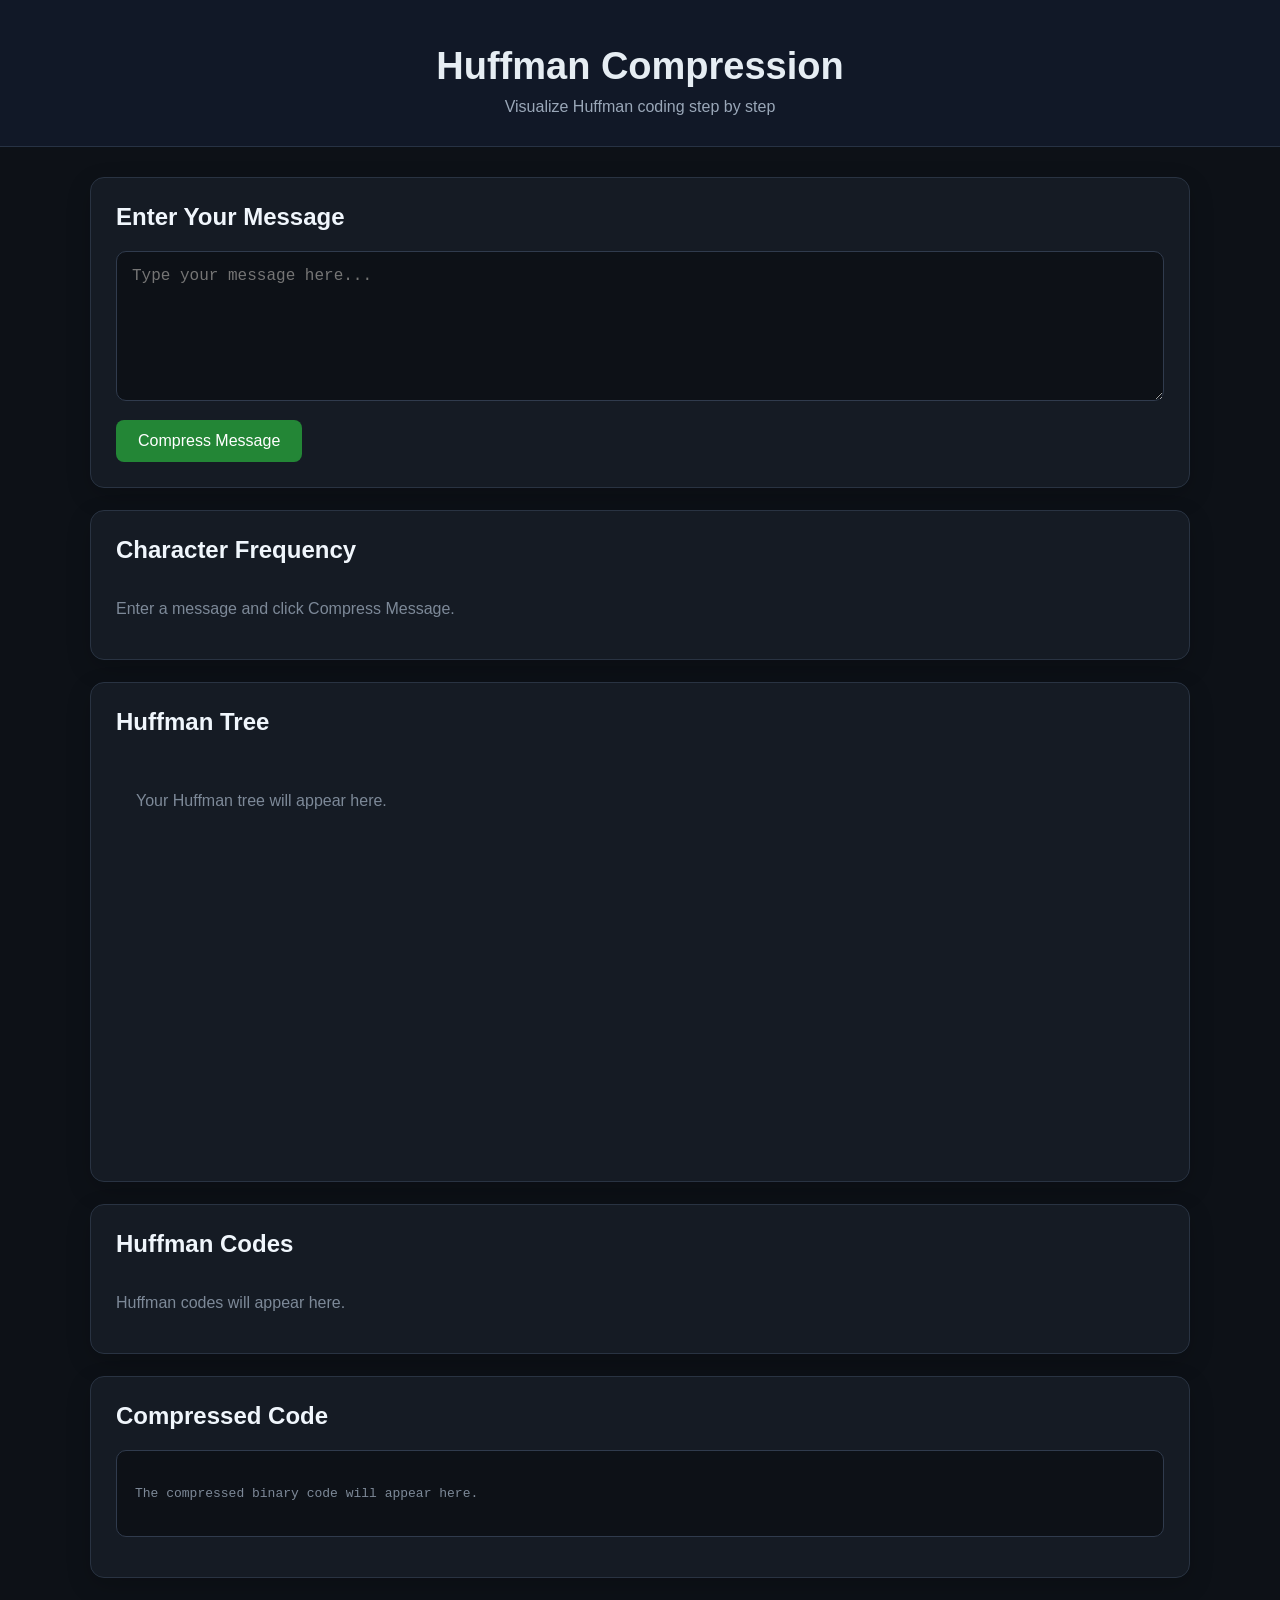
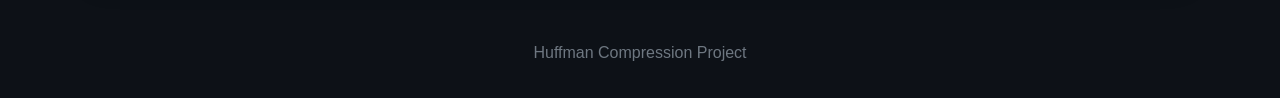
<file: AlgoProject/index.html>
<!DOCTYPE html>
<html lang="en">
<head>
    <meta charset="UTF-8">
    <meta name="viewport" content="width=device-width, initial-scale=1.0">
    <title>Huffman Compression</title>
    <link rel="stylesheet" href="style.css">
</head>
<body>

    <header>
        <h1>Huffman Compression</h1>
        <p>Visualize Huffman coding step by step</p>
    </header>

    <main>
        <!-- Input -->
        <section class="card input-card">
            <h2>Enter Your Message</h2>
            <textarea id="message" placeholder="Type your message here..."></textarea>
            <button id="compressButton">Compress Message</button>
        </section>

        <!-- Character Frequency -->
        <section class="card">
            <h2>Character Frequency</h2>
            <div id="frequencyList" class="frequency-list">
                <p class="empty">Enter a message and click Compress Message.</p>
            </div>
        </section>

        <!-- Huffman Tree -->
        <section class="card tree-card">
            <h2>Huffman Tree</h2>
            <div id="treeContainer" class="tree-container">
                <p class="empty">Your Huffman tree will appear here.</p>
            </div>
        </section>

        <!-- Huffman Codes -->
        <section class="card">
            <h2>Huffman Codes</h2>
            <div id="codeList" class="code-list">
                <p class="empty">Huffman codes will appear here.</p>
            </div>
        </section>

        <!-- Compressed Result -->
        <section class="card">
            <h2>Compressed Code</h2>
            <div id="compressedCode" class="compressed-code">
                <p class="empty">The compressed binary code will appear here.</p>
            </div>
            <div id="stats" class="stats"></div>
        </section>
    </main>

    <footer>
        <p>Huffman Compression Project</p>
    </footer>

    <script src="script.js"></script>
</body>
</html>
</file>
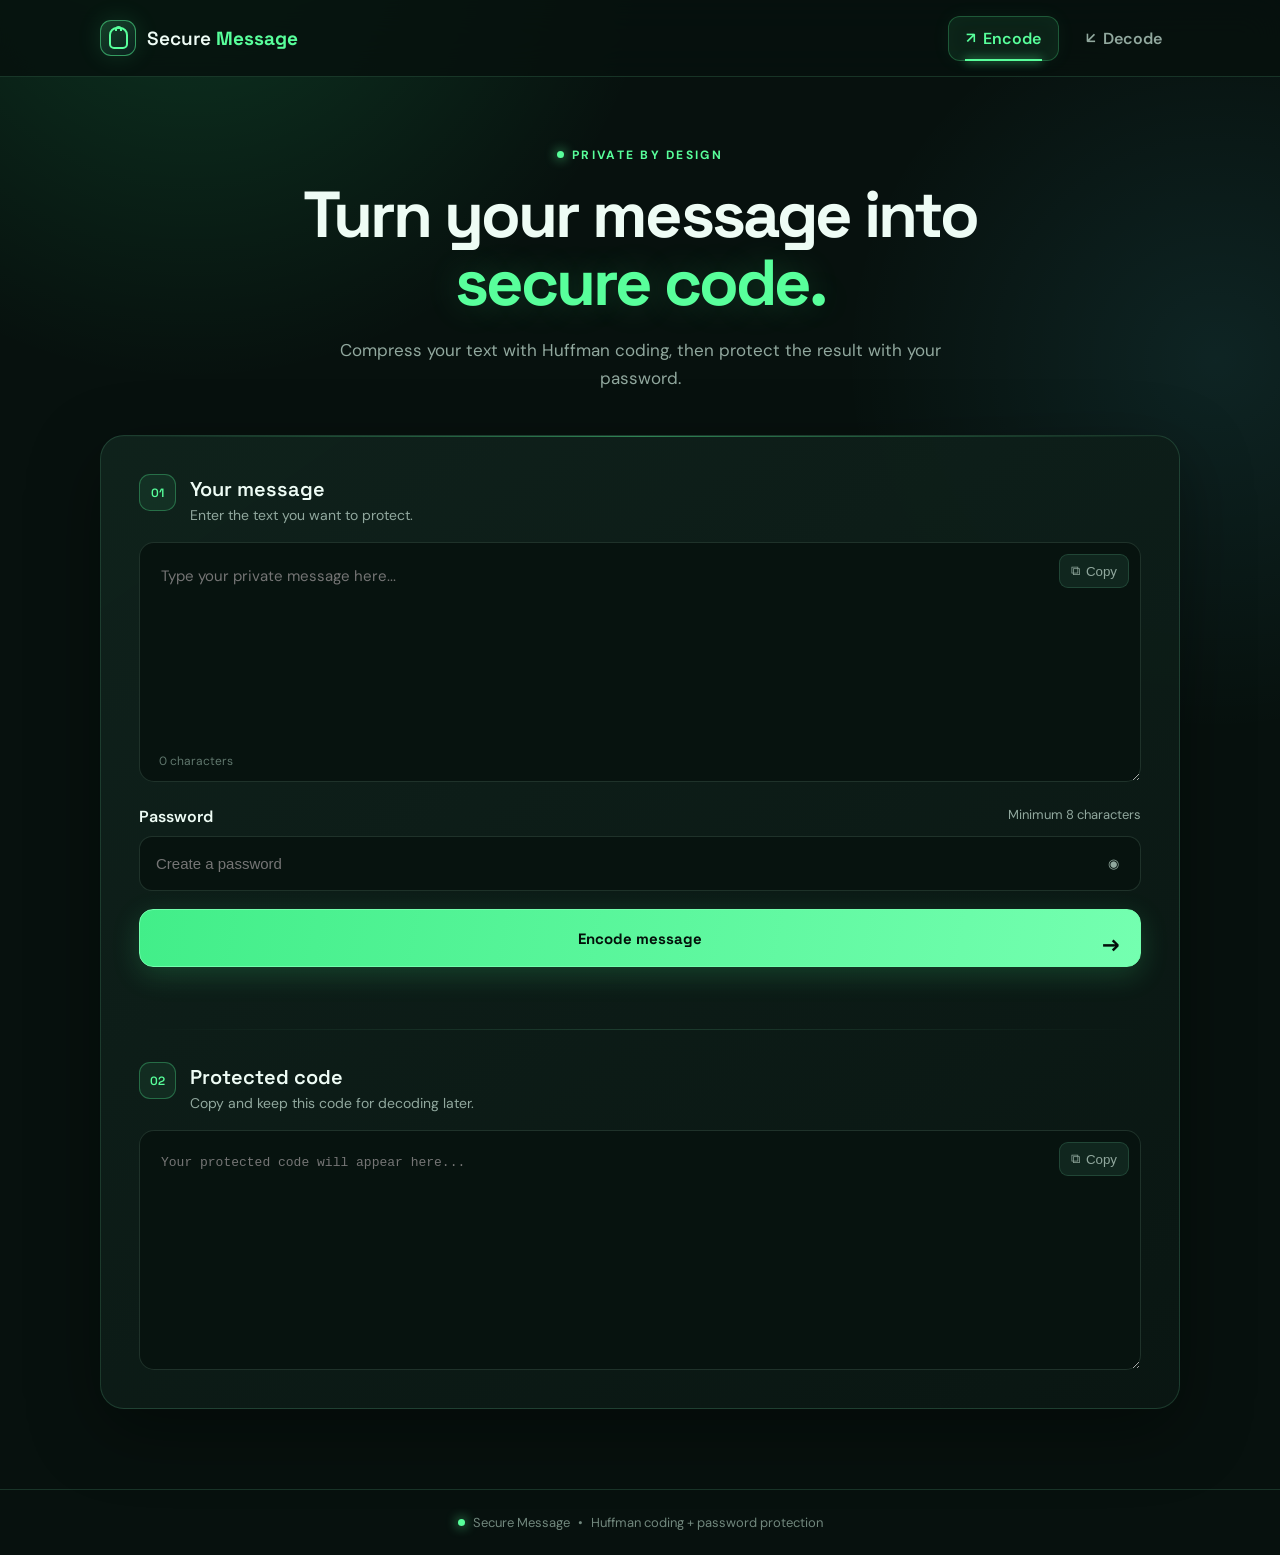
<file: Algorithom/Project_Haffman/index.html>
<!doctype html>
<html lang="en">
<head>
  <meta charset="utf-8">
  <meta name="viewport" content="width=device-width, initial-scale=1">
  <meta name="description" content="Encode and password-protect messages with Huffman coding.">
  <title>Secure Message | Encode</title>
  <link rel="stylesheet" href="style.css">
</head>
<body data-page="encode">
<header class="site-header">
  <nav class="navbar container" aria-label="Main navigation">
    <a class="brand" href="index.html" aria-label="Secure Message home">
      <span class="logo" aria-hidden="true"><span></span></span>
      <span>Secure <strong>Message</strong></span>
    </a>
    <button class="menu-toggle" type="button" aria-expanded="false" aria-controls="navLinks" aria-label="Open navigation"><span></span><span></span><span></span></button>
    <div class="nav-links" id="navLinks">
      <a class="nav-link active" href="index.html"><span class="nav-icon">↗</span> Encode</a>
      <a class="nav-link" href="decode.html"><span class="nav-icon">↙</span> Decode</a>
    </div>
  </nav>
</header>
<main class="container main-content">
  <section class="hero">
    <div class="eyebrow"><span></span> PRIVATE BY DESIGN</div>
    <h1>Turn your message into <em>secure code.</em></h1>
    <p>Compress your text with Huffman coding, then protect the result with your password.</p>
  </section>
  <section class="work-card">
    <div class="step-head"><span class="step-number">01</span><div><h2>Your message</h2><p>Enter the text you want to protect.</p></div></div>
    <div class="field-wrap">
      <textarea id="message" class="large-box" placeholder="Type your private message here..." aria-label="Message"></textarea>
      <button class="corner-btn" type="button" data-copy="message" title="Copy message">⧉ <span>Copy</span></button>
      <span class="counter" id="messageCount">0 characters</span>
    </div>
    <label class="input-label" for="encodePassword">Password <span>Minimum 8 characters</span></label>
    <div class="password-wrap"><input id="encodePassword" type="password" minlength="8" autocomplete="new-password" placeholder="Create a password"><button class="reveal" data-reveal="encodePassword" type="button" aria-label="Show password">◉</button></div>
    <button class="action-btn" id="encodeButton" type="button"><span>Encode message</span><b>→</b></button>
    <div class="status" id="encodeStatus" role="status" aria-live="polite"></div>
    <div class="divider"></div>
    <div class="step-head"><span class="step-number">02</span><div><h2>Protected code</h2><p>Copy and keep this code for decoding later.</p></div></div>
    <div class="field-wrap output-wrap">
      <textarea id="encodedOutput" class="large-box code-box" placeholder="Your protected code will appear here..." readonly aria-label="Protected code"></textarea>
      <button class="corner-btn" type="button" data-copy="encodedOutput" title="Copy protected code">⧉ <span>Copy</span></button>
    </div>
  </section>
</main>
<footer><div class="container"><span class="green-dot"></span> Secure Message <span>•</span> Huffman coding + password protection</div></footer>
<script src="app.js"></script>
</body></html>
</file>
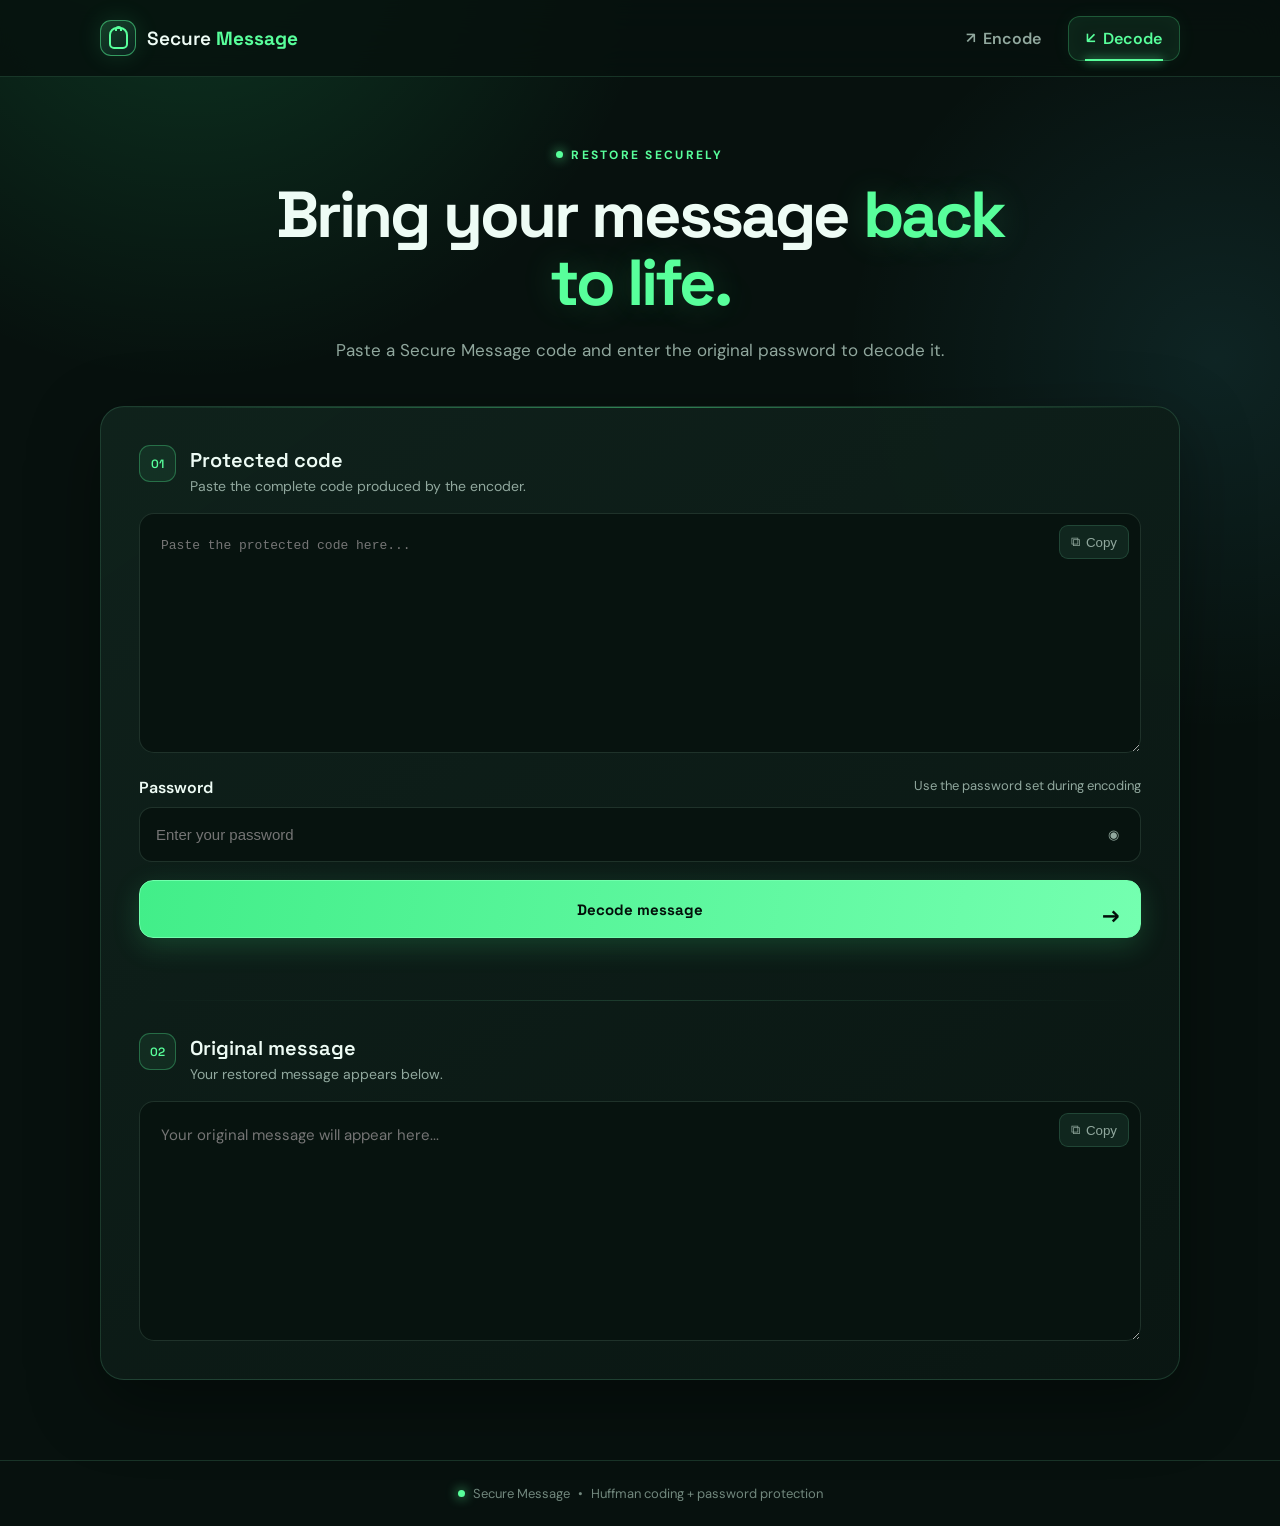
<file: Algorithom/Project_Haffman/decode.html>
<!doctype html>
<html lang="en">
<head>
  <meta charset="utf-8">
  <meta name="viewport" content="width=device-width, initial-scale=1">
  <meta name="description" content="Encode and password-protect messages with Huffman coding.">
  <title>Secure Message | Decode</title>
  <link rel="stylesheet" href="style.css">
</head>
<body data-page="decode">
<header class="site-header">
  <nav class="navbar container" aria-label="Main navigation">
    <a class="brand" href="index.html" aria-label="Secure Message home">
      <span class="logo" aria-hidden="true"><span></span></span>
      <span>Secure <strong>Message</strong></span>
    </a>
    <button class="menu-toggle" type="button" aria-expanded="false" aria-controls="navLinks" aria-label="Open navigation"><span></span><span></span><span></span></button>
    <div class="nav-links" id="navLinks">
      <a class="nav-link" href="index.html"><span class="nav-icon">↗</span> Encode</a>
      <a class="nav-link active" href="decode.html"><span class="nav-icon">↙</span> Decode</a>
    </div>
  </nav>
</header>
<main class="container main-content">
  <section class="hero">
    <div class="eyebrow"><span></span> RESTORE SECURELY</div>
    <h1>Bring your message <em>back to life.</em></h1>
    <p>Paste a Secure Message code and enter the original password to decode it.</p>
  </section>
  <section class="work-card">
    <div class="step-head"><span class="step-number">01</span><div><h2>Protected code</h2><p>Paste the complete code produced by the encoder.</p></div></div>
    <div class="field-wrap">
      <textarea id="encodedInput" class="large-box code-box" placeholder="Paste the protected code here..." aria-label="Protected code"></textarea>
      <button class="corner-btn" type="button" data-copy="encodedInput" title="Copy protected code">⧉ <span>Copy</span></button>
    </div>
    <label class="input-label" for="decodePassword">Password <span>Use the password set during encoding</span></label>
    <div class="password-wrap"><input id="decodePassword" type="password" minlength="8" autocomplete="current-password" placeholder="Enter your password"><button class="reveal" data-reveal="decodePassword" type="button" aria-label="Show password">◉</button></div>
    <button class="action-btn" id="decodeButton" type="button"><span>Decode message</span><b>→</b></button>
    <div class="status" id="decodeStatus" role="status" aria-live="polite"></div>
    <div class="divider"></div>
    <div class="step-head"><span class="step-number">02</span><div><h2>Original message</h2><p>Your restored message appears below.</p></div></div>
    <div class="field-wrap output-wrap">
      <textarea id="decodedOutput" class="large-box" placeholder="Your original message will appear here..." readonly aria-label="Original message"></textarea>
      <button class="corner-btn" type="button" data-copy="decodedOutput" title="Copy original message">⧉ <span>Copy</span></button>
    </div>
  </section>
</main>
<footer><div class="container"><span class="green-dot"></span> Secure Message <span>•</span> Huffman coding + password protection</div></footer>
<script src="app.js"></script>
</body></html>
</file>
<file: AlgoProject/style.css>
* {
    box-sizing: border-box;
}

body {
    margin: 0;
    font-family: Arial, sans-serif;
    background: #0d1117;
    color: #e6edf3;
}

header {
    text-align: center;
    padding: 45px 20px 30px;
    background: #111827;
    border-bottom: 1px solid #273244;
}

header h1 {
    margin: 0 0 10px;
    font-size: 38px;
}

header p {
    margin: 0;
    color: #9aa7b8;
}

main {
    width: 90%;
    max-width: 1100px;
    margin: 30px auto;
}

.card {
    background: #151b24;
    border: 1px solid #293342;
    border-radius: 14px;
    padding: 25px;
    margin-bottom: 22px;
    box-shadow: 0 8px 25px rgba(0, 0, 0, 0.18);
}

.card h2 {
    margin-top: 0;
    color: #f0f6fc;
}

textarea {
    width: 100%;
    min-height: 150px;
    resize: vertical;
    background: #0d1117;
    color: #e6edf3;
    border: 1px solid #303b4d;
    border-radius: 10px;
    padding: 15px;
    font-size: 16px;
    outline: none;
}

textarea:focus {
    border-color: #58a6ff;
}

button {
    margin-top: 15px;
    padding: 12px 22px;
    border: none;
    border-radius: 8px;
    background: #238636;
    color: white;
    font-size: 16px;
    cursor: pointer;
}

button:hover {
    background: #2ea043;
}

.frequency-list,
.code-list {
    display: flex;
    flex-wrap: wrap;
    gap: 12px;
}

.frequency-item,
.code-item {
    background: #1d2633;
    border: 1px solid #303b4d;
    border-radius: 9px;
    padding: 12px 16px;
    min-width: 100px;
}

.character {
    font-weight: bold;
    color: #58a6ff;
}

.frequency {
    color: #f0f6fc;
    margin-left: 8px;
}

.code-item {
    min-width: 140px;
}

.code {
    color: #7ee787;
    font-family: monospace;
    font-size: 17px;
    margin-left: 8px;
}

.empty {
    color: #7d8998;
}

.tree-card {
    overflow-x: auto;
}

.tree-container {
    min-height: 400px;
    position: relative;
    overflow-x: auto;
    padding: 20px;
}

.tree-svg {
    display: block;
    margin: auto;
}

.tree-line {
    stroke: #718096;
    stroke-width: 2;
}

.tree-node {
    fill: #1d2633;
    stroke: #58a6ff;
    stroke-width: 2;
}

.tree-text {
    fill: #e6edf3;
    font-size: 14px;
    text-anchor: middle;
    dominant-baseline: middle;
}

.tree-edge-text {
    fill: #7ee787;
    font-size: 13px;
    text-anchor: middle;
}

.compressed-code {
    background: #0d1117;
    border: 1px solid #303b4d;
    border-radius: 10px;
    padding: 18px;
    line-height: 1.8;
    word-break: break-all;
    font-family: monospace;
    color: #7ee787;
}

.stats {
    margin-top: 15px;
    color: #9aa7b8;
}

footer {
    text-align: center;
    color: #6e7781;
    padding: 20px;
}

@media (max-width: 600px) {
    header h1 {
        font-size: 30px;
    }

    main {
        width: 94%;
    }

    .card {
        padding: 18px;
    }
}
</file>
<file: Algorithom/Project_Haffman/style.css>
@import url('https://fonts.googleapis.com/css2?family=DM+Sans:wght@400;500;600;700&family=Space+Grotesk:wght@600;700&display=swap');
:root{--bg:#07110e;--panel:#0d1b17;--panel2:#10231d;--line:rgba(126,255,184,.15);--text:#eefcf5;--muted:#91a89e;--neon:#58ff9b;--cyan:#56e7ff;--danger:#ff7b89;--shadow:0 22px 70px rgba(0,0,0,.38)}*{box-sizing:border-box}html{scroll-behavior:smooth}body{margin:0;min-height:100vh;color:var(--text);font-family:'DM Sans',sans-serif;background:radial-gradient(circle at 15% -10%,rgba(48,255,145,.16),transparent 32%),radial-gradient(circle at 95% 40%,rgba(86,231,255,.09),transparent 28%),var(--bg);background-attachment:fixed}.container{width:min(1080px,calc(100% - 36px));margin:auto}.site-header{position:sticky;top:0;z-index:20;border-bottom:1px solid var(--line);background:rgba(7,17,14,.84);backdrop-filter:blur(18px)}.navbar{height:76px;display:flex;align-items:center;justify-content:space-between}.brand{display:flex;align-items:center;gap:11px;color:var(--text);text-decoration:none;font:600 19px 'Space Grotesk',sans-serif}.brand strong{color:var(--neon)}.logo{width:36px;height:36px;display:grid;place-items:center;border:1px solid rgba(88,255,155,.5);border-radius:11px;background:linear-gradient(145deg,rgba(88,255,155,.19),rgba(86,231,255,.06));box-shadow:0 0 24px rgba(88,255,155,.13)}.logo:before,.logo span{content:'';position:absolute}.logo:before{width:15px;height:18px;border:2px solid var(--neon);border-radius:8px 8px 5px 5px}.logo span{width:7px;height:5px;border:2px solid var(--neon);border-bottom:0;transform:translateY(-10px);border-radius:5px 5px 0 0}.nav-links{display:flex;gap:9px}.nav-link{position:relative;display:flex;align-items:center;gap:7px;padding:11px 17px;border:1px solid transparent;border-radius:12px;color:var(--muted);text-decoration:none;font-weight:600;transition:.25s}.nav-link:hover{color:var(--text);background:rgba(255,255,255,.04);transform:translateY(-2px)}.nav-link.active{color:var(--neon);border-color:rgba(88,255,155,.25);background:rgba(88,255,155,.08);box-shadow:inset 0 0 20px rgba(88,255,155,.03),0 0 20px rgba(88,255,155,.05)}.nav-link.active:after{content:'';position:absolute;left:16px;right:16px;bottom:-1px;height:2px;background:var(--neon);box-shadow:0 0 10px var(--neon)}.nav-icon{font-size:15px}.menu-toggle{display:none;background:none;border:0;padding:8px}.menu-toggle span{display:block;width:24px;height:2px;margin:5px;background:var(--text);transition:.25s}.main-content{padding:65px 0 80px}.hero{text-align:center;max-width:760px;margin:0 auto 42px}.eyebrow{display:inline-flex;align-items:center;gap:8px;color:var(--neon);font-size:12px;letter-spacing:.19em;font-weight:700}.eyebrow span,.green-dot{width:7px;height:7px;border-radius:50%;background:var(--neon);box-shadow:0 0 12px var(--neon)}h1{font:700 clamp(38px,6vw,65px)/1.05 'Space Grotesk',sans-serif;letter-spacing:-.045em;margin:18px 0}h1 em{color:var(--neon);font-style:normal;text-shadow:0 0 35px rgba(88,255,155,.19)}.hero p{max-width:610px;margin:auto;color:var(--muted);font-size:17px;line-height:1.7}.work-card{position:relative;overflow:hidden;padding:38px;border:1px solid var(--line);border-radius:24px;background:linear-gradient(145deg,rgba(16,35,29,.94),rgba(10,23,19,.96));box-shadow:var(--shadow)}.work-card:before{content:'';position:absolute;inset:0 0 auto;height:1px;background:linear-gradient(90deg,transparent,var(--neon),transparent);opacity:.45}.step-head{display:flex;gap:14px;align-items:flex-start;margin-bottom:18px}.step-number{display:grid;place-items:center;width:37px;height:37px;flex:0 0 37px;border:1px solid rgba(88,255,155,.3);border-radius:11px;color:var(--neon);font:600 12px 'Space Grotesk';background:rgba(88,255,155,.07)}h2{font:600 20px 'Space Grotesk';margin:2px 0 4px}.step-head p{margin:0;color:var(--muted);font-size:14px}.field-wrap{position:relative}.large-box{display:block;width:100%;min-height:240px;resize:vertical;padding:21px 90px 40px 21px;border:1px solid rgba(155,210,181,.16);border-radius:15px;color:var(--text);background:#07130f;font:15px/1.65 'DM Sans',sans-serif;outline:none;transition:.25s}.large-box:focus{border-color:rgba(88,255,155,.55);box-shadow:0 0 0 4px rgba(88,255,155,.06),0 0 28px rgba(88,255,155,.05)}.code-box{font-family:ui-monospace,SFMono-Regular,Consolas,monospace;font-size:13px;word-break:break-all}.corner-btn{position:absolute;right:12px;top:12px;display:flex;gap:6px;align-items:center;padding:8px 11px;border:1px solid var(--line);border-radius:9px;color:var(--muted);background:rgba(17,40,32,.95);cursor:pointer;transition:.2s}.corner-btn:hover{color:var(--neon);border-color:rgba(88,255,155,.4)}.counter{position:absolute;left:20px;bottom:13px;color:#60776d;font-size:12px}.input-label{display:flex;justify-content:space-between;margin:24px 0 9px;font-weight:600}.input-label span{color:var(--muted);font-weight:400;font-size:13px}.password-wrap{position:relative}.password-wrap input{width:100%;height:55px;padding:0 50px 0 16px;border:1px solid rgba(155,210,181,.16);border-radius:13px;color:var(--text);background:#07130f;outline:none;font-size:15px}.password-wrap input:focus{border-color:rgba(88,255,155,.55);box-shadow:0 0 0 4px rgba(88,255,155,.06)}.reveal{position:absolute;right:8px;top:8px;width:39px;height:39px;border:0;border-radius:9px;background:transparent;color:var(--muted);cursor:pointer}.action-btn{position:relative;overflow:hidden;width:100%;height:58px;margin-top:18px;border:1px solid #72ffad;border-radius:14px;color:#03100a;background:linear-gradient(100deg,#42ee89,#74ffb0);font:700 15px 'Space Grotesk';cursor:pointer;box-shadow:0 8px 28px rgba(64,243,140,.18);transition:transform .2s,box-shadow .2s}.action-btn:before{content:'';position:absolute;top:-30%;left:-35%;width:25%;height:160%;background:rgba(255,255,255,.45);transform:skewX(-25deg);transition:left .5s}.action-btn:hover{transform:translateY(-3px);box-shadow:0 13px 35px rgba(64,243,140,.25)}.action-btn:hover:before{left:120%}.action-btn:active{transform:scale(.985)}.action-btn b{position:absolute;right:20px;font-size:22px;transition:transform .2s}.action-btn:hover b{transform:translateX(4px)}.action-btn.loading{pointer-events:none;filter:saturate(.6)}.action-btn.loading span:after{content:'...';animation:dots 1s infinite}@keyframes dots{50%{opacity:.2}}.status{min-height:20px;margin-top:10px;font-size:13px;color:var(--neon)}.status.error{color:var(--danger)}.divider{height:1px;margin:32px 0;background:linear-gradient(90deg,transparent,var(--line),transparent)}footer{padding:24px 0;border-top:1px solid var(--line);color:#71877d;font-size:13px}footer .container{display:flex;justify-content:center;align-items:center;gap:8px}.output-wrap{animation:fadeUp .45s ease both}@keyframes fadeUp{from{opacity:0;transform:translateY(8px)}}@media(max-width:650px){.navbar{height:67px}.menu-toggle{display:block}.nav-links{display:none;position:absolute;top:67px;left:18px;right:18px;flex-direction:column;padding:10px;border:1px solid var(--line);border-radius:14px;background:#0c1c17;box-shadow:var(--shadow)}.nav-links.open{display:flex}.nav-link{justify-content:center}.main-content{padding:45px 0 60px}.hero{margin-bottom:30px}.work-card{padding:23px 17px;border-radius:19px}.large-box{min-height:280px;padding-right:75px}.corner-btn span{display:none}.input-label{align-items:flex-end;gap:10px}.input-label span{text-align:right}.brand{font-size:17px}}
</file>
